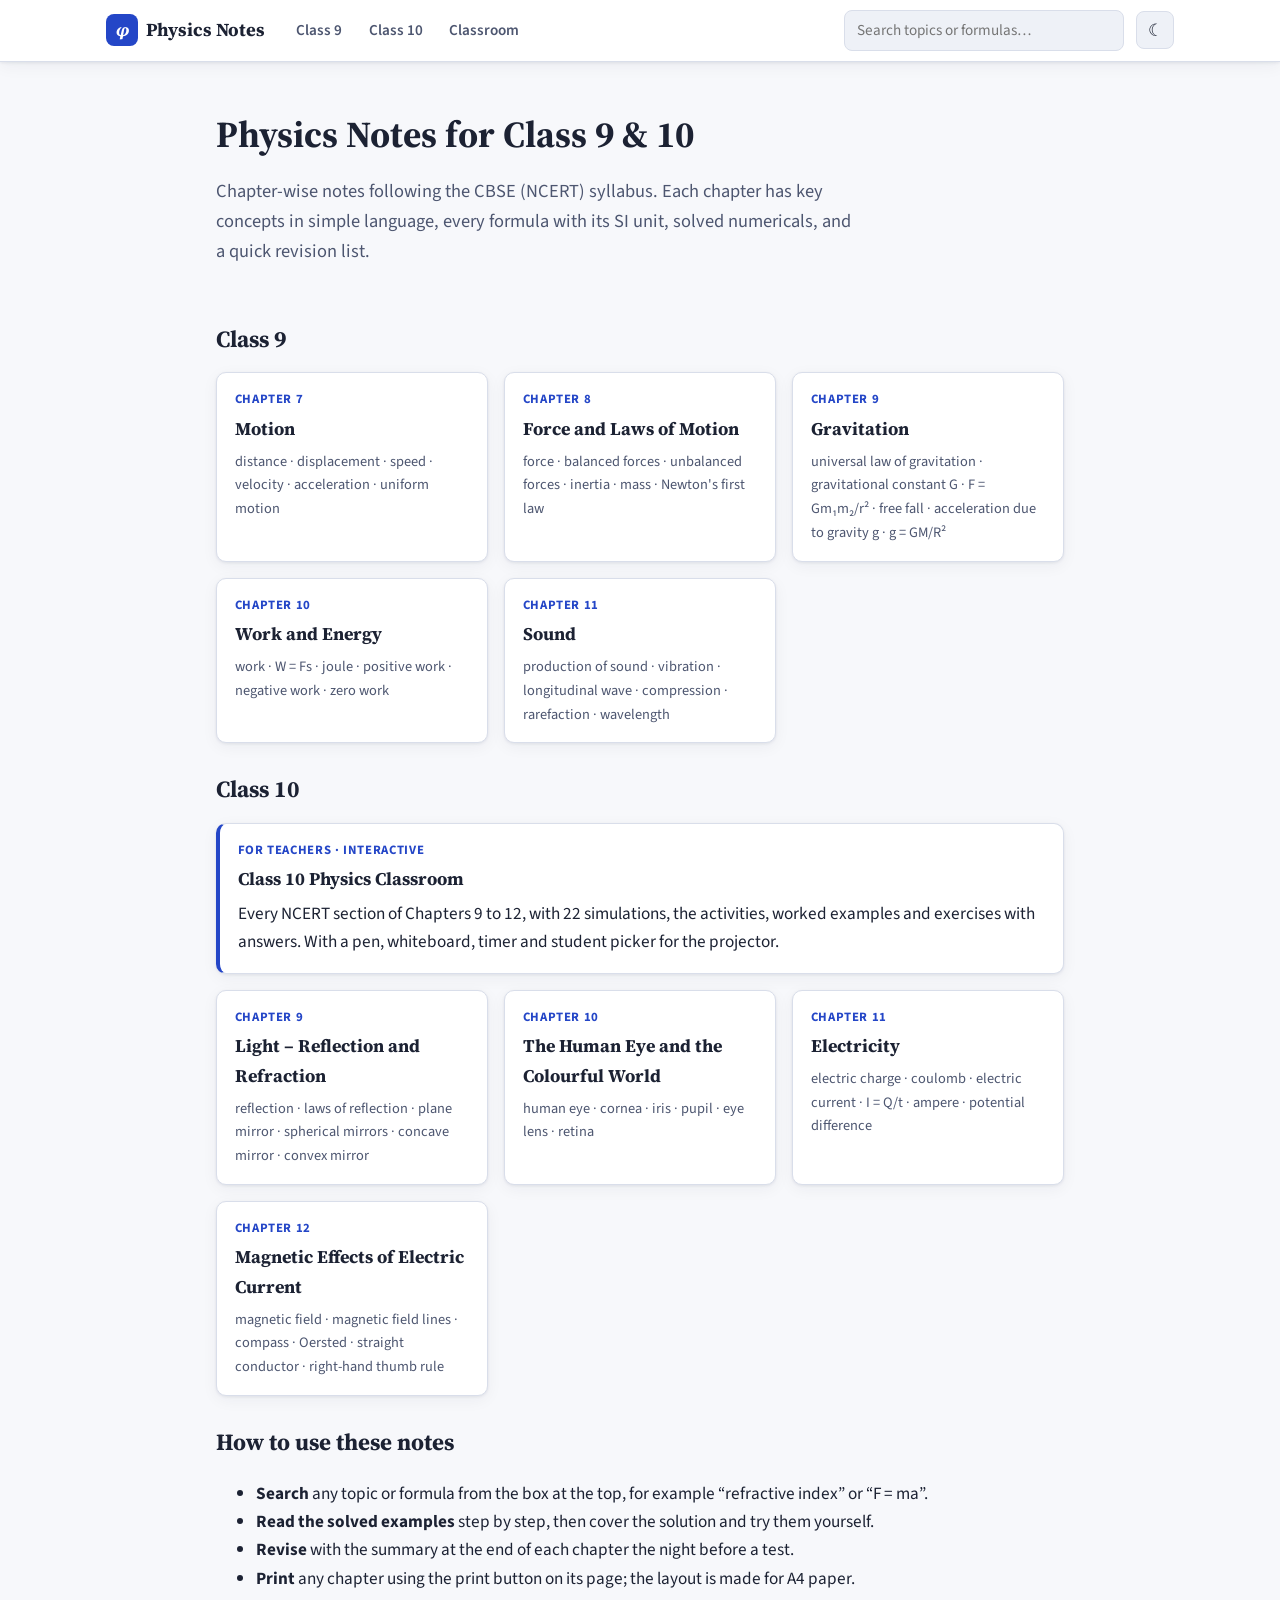
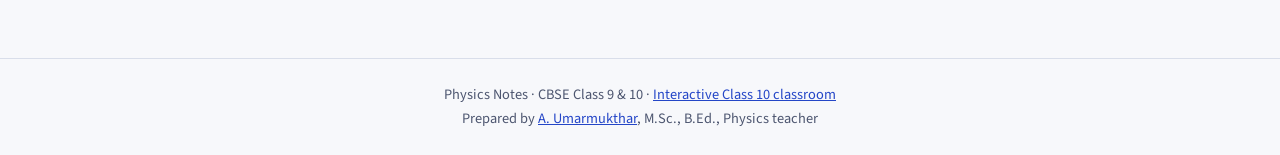
<file: index.html>
<!doctype html>
<html lang="en">
<head>
  <meta charset="utf-8">
  <meta name="viewport" content="width=device-width, initial-scale=1">
  <title>Physics Notes – CBSE Class 9 &amp; 10</title>
  <meta name="description" content="Chapter-wise physics notes for CBSE Class 9 and 10: key concepts, formulas with SI units, solved numericals and quick revision.">
  <script>try{var t=localStorage.getItem("theme");if(t)document.documentElement.setAttribute("data-theme",t);}catch(e){}</script>
  <link rel="preconnect" href="https://fonts.googleapis.com">
  <link rel="preconnect" href="https://fonts.gstatic.com" crossorigin>
  <link href="https://fonts.googleapis.com/css2?family=Source+Sans+3:wght@400;600;700&family=Source+Serif+4:ital,wght@0,600;0,700;1,600&display=swap" rel="stylesheet">
  <link rel="stylesheet" href="css/style.css">
</head>
<body data-root="./">
  <main class="page">
    <section class="hero">
      <h1>Physics Notes for Class 9 &amp; 10</h1>
      <p>Chapter-wise notes following the CBSE (NCERT) syllabus. Each chapter has key concepts in simple language, every formula with its SI unit, solved numericals, and a quick revision list.</p>
    </section>

    <section class="class-section" id="class-9">
      <h2>Class 9</h2>
      <div class="chapter-cards" id="cards-9"></div>
    </section>

    <section class="class-section" id="class-10">
      <h2>Class 10</h2>
      <a class="chapter-card classroom-card" href="class-10/classroom/">
        <div class="c-num">For teachers · Interactive</div>
        <div class="c-title">Class 10 Physics Classroom</div>
        <div>Every NCERT section of Chapters 9 to 12, with 22 simulations, the activities, worked examples and exercises with answers. With a pen, whiteboard, timer and student picker for the projector.</div>
      </a>
      <div class="chapter-cards" id="cards-10"></div>
    </section>

    <section class="class-section">
      <h2>How to use these notes</h2>
      <ul>
        <li><strong>Search</strong> any topic or formula from the box at the top, for example “refractive index” or “F = ma”.</li>
        <li><strong>Read the solved examples</strong> step by step, then cover the solution and try them yourself.</li>
        <li><strong>Revise</strong> with the summary at the end of each chapter the night before a test.</li>
        <li><strong>Print</strong> any chapter using the print button on its page; the layout is made for A4 paper.</li>
      </ul>
    </section>
  </main>
  <script src="js/main.js"></script>
</body>
</html>
</file>
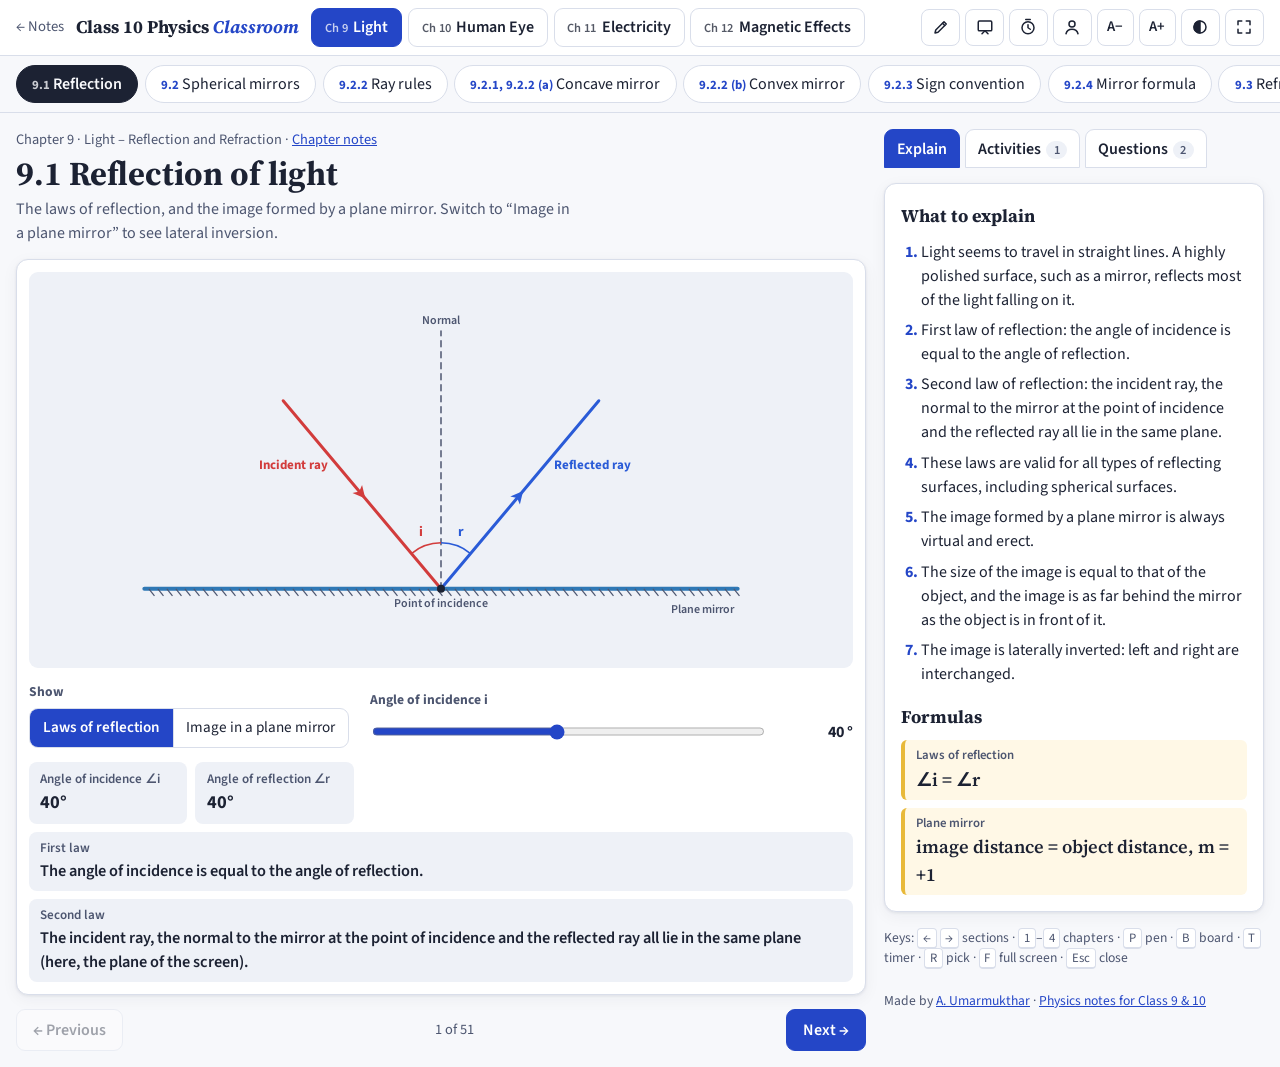
<file: class-10/classroom/index.html>
<!doctype html>
<html lang="en">
<head>
  <meta charset="utf-8">
  <meta name="viewport" content="width=device-width, initial-scale=1">
  <title>Class 10 Physics Classroom</title>
  <meta name="description" content="Interactive NCERT Class 10 physics for teaching: every section of Light, the Human Eye, Electricity and Magnetic Effects of Electric Current, with simulations, NCERT tables, activities, worked examples, in-text questions and exercises with answers.">
  <script>try{var t=localStorage.getItem("theme");if(t)document.documentElement.setAttribute("data-theme",t);var f=localStorage.getItem("cls-fs");if(f)document.documentElement.style.setProperty("--fs",f);}catch(e){}</script>
  <link rel="preconnect" href="https://fonts.googleapis.com">
  <link rel="preconnect" href="https://fonts.gstatic.com" crossorigin>
  <link href="https://fonts.googleapis.com/css2?family=Source+Sans+3:wght@400;600;700&family=Source+Serif+4:ital,wght@0,600;0,700;1,600&display=swap" rel="stylesheet">
  <link rel="stylesheet" href="classroom.css">
</head>
<body>
  <header class="topbar">
    <div class="brand">
      <a class="home" href="../../index.html" title="Back to the notes website">← Notes</a>
      <span class="title">Class 10 Physics <em>Classroom</em></span>
    </div>
    <nav class="chapters" id="chapters" role="tablist" aria-label="Chapters"></nav>
    <div class="tools" role="toolbar" aria-label="Teaching tools">
      <button class="tool" id="tPen" type="button" aria-pressed="false" title="Pen: draw over the page (P)">
        <svg viewBox="0 0 24 24"><path d="M4 20l4-1 11-11-3-3L5 16l-1 4z"/><path d="M14 7l3 3"/></svg><span class="tl">Pen</span></button>
      <button class="tool" id="tBoard" type="button" aria-pressed="false" title="Blank whiteboard (B)">
        <svg viewBox="0 0 24 24"><rect x="3" y="4" width="18" height="13" rx="1.5"/><path d="M8 21l4-4 4 4"/></svg><span class="tl">Board</span></button>
      <button class="tool" id="tTimer" type="button" aria-pressed="false" title="Activity timer (T)">
        <svg viewBox="0 0 24 24"><circle cx="12" cy="13" r="8"/><path d="M12 9v4l3 2M9 2h6"/></svg><span class="tl">Timer</span></button>
      <button class="tool" id="tPick" type="button" aria-pressed="false" title="Pick a student at random (R)">
        <svg viewBox="0 0 24 24"><circle cx="12" cy="8" r="4"/><path d="M4 21c1-4 4-6 8-6s7 2 8 6"/></svg><span class="tl">Pick</span></button>
      <button class="tool" id="tSmaller" type="button" title="Smaller text (−)"><span>A−</span></button>
      <button class="tool" id="tBigger" type="button" title="Bigger text for the projector (+)"><span>A+</span></button>
      <button class="tool" id="tTheme" type="button" title="Light / dark">
        <svg viewBox="0 0 24 24"><circle cx="12" cy="12" r="8"/><path d="M12 4a8 8 0 0 0 0 16z" fill="currentColor"/></svg></button>
      <button class="tool" id="tFull" type="button" title="Full screen (F)">
        <svg viewBox="0 0 24 24"><path d="M4 9V4h5M20 9V4h-5M4 15v5h5M20 15v5h-5"/></svg></button>
    </div>
  </header>

  <nav class="topics" id="topics" aria-label="Sections of this chapter"></nav>

  <main class="layout" id="layout">
    <section class="stage-col" aria-live="polite">
      <div class="stage-head">
        <div class="chap-label"><span id="chapLabel"></span> · <a id="notesLink" class="notes-link" href="#">Chapter notes</a></div>
        <h1 id="topicTitle"></h1>
        <p id="topicLead"></p>
      </div>
      <div class="card stage" id="stage"></div>
      <div class="pager">
        <button class="btn ghost" id="prev" type="button">← Previous</button>
        <span id="pos" class="pos"></span>
        <button class="btn" id="next" type="button">Next →</button>
      </div>
    </section>

    <aside class="side-col" id="side">
      <div class="side-tabs" role="tablist" aria-label="Teaching material" id="sideTabs"></div>
      <div class="card side-body" id="sideBody"></div>
      <p class="kbd-help">Keys: <kbd>←</kbd> <kbd>→</kbd> sections · <kbd>1</kbd>–<kbd>4</kbd> chapters · <kbd>P</kbd> pen · <kbd>B</kbd> board · <kbd>T</kbd> timer · <kbd>R</kbd> pick · <kbd>F</kbd> full screen · <kbd>Esc</kbd> close</p>
      <p class="credit">Made by <a href="https://umarmukthar.in/">A. Umarmukthar</a> · <a href="../../index.html">Physics notes for Class 9 &amp; 10</a></p>
    </aside>
  </main>

  <canvas id="ink" aria-hidden="true"></canvas>
  <div id="inkbar" class="floating card" role="toolbar" aria-label="Pen options">
    <div class="swatches" id="swatches"></div>
    <div class="seg" id="penSize">
      <button type="button" data-s="3" aria-pressed="false">Thin</button>
      <button type="button" data-s="6" aria-pressed="true">Thick</button>
    </div>
    <button class="chip" id="inkErase" type="button" aria-pressed="false">Eraser</button>
    <button class="chip" id="inkBoard" type="button" aria-pressed="false">Board</button>
    <button class="chip" id="inkClear" type="button">Clear</button>
    <button class="btn" id="inkDone" type="button">Done</button>
  </div>

  <div class="panel card" id="timerPanel" role="dialog" aria-label="Timer">
    <div class="panel-head"><strong>Activity timer</strong><button class="chip small" type="button" data-close>Close</button></div>
    <div class="big-num" id="timerDisplay">2:00</div>
    <div class="row-btns" id="timerPresets"></div>
    <div class="row-btns">
      <button class="btn" id="timerGo" type="button">Start</button>
      <button class="btn ghost" id="timerReset" type="button">Reset</button>
    </div>
  </div>

  <div class="panel card" id="pickPanel" role="dialog" aria-label="Pick a student">
    <div class="panel-head"><strong>Pick a student</strong><button class="chip small" type="button" data-close>Close</button></div>
    <label class="pick-size">Roll numbers 1 to <input type="number" id="pickN" min="2" max="200" value="40"></label>
    <div class="big-num" id="pickDisplay">?</div>
    <p class="pick-note" id="pickNote">Nobody picked yet.</p>
    <div class="row-btns">
      <button class="btn" id="pickGo" type="button">Pick</button>
      <button class="btn ghost" id="pickReset" type="button">Start over</button>
    </div>
  </div>

  <script src="js/core.js"></script>
  <script src="js/light.js"></script>
  <script src="js/eye.js"></script>
  <script src="js/electricity.js"></script>
  <script src="js/magnetism.js"></script>
  <script src="js/content-9.js"></script>
  <script src="js/content-10.js"></script>
  <script src="js/content-11.js"></script>
  <script src="js/content-12.js"></script>
  <script src="js/app.js"></script>
</body>
</html>
</file>
<file: css/style.css>
/* ============================================================
   Physics Notes — shared stylesheet
   ============================================================ */

:root {
  --bg: #f7f8fb;
  --surface: #ffffff;
  --surface-2: #eef1f7;
  --text: #1c2233;
  --text-soft: #4d5670;
  --border: #d9deea;
  --accent: #2446c7;
  --accent-soft: #e5eafc;
  --accent-text: #ffffff;
  --formula-bg: #fff8e6;
  --formula-border: #e8b93a;
  --example-bg: #edf8f1;
  --example-border: #2f9e5b;
  --note-bg: #fdeeee;
  --note-border: #d0453f;
  --shadow: 0 1px 3px rgba(20, 30, 60, 0.08), 0 4px 16px rgba(20, 30, 60, 0.05);
  --radius: 10px;
  --maxw: 880px;
  --font-body: "Source Sans 3", system-ui, -apple-system, "Segoe UI", sans-serif;
  --font-head: "Source Serif 4", Georgia, "Times New Roman", serif;
}

:root[data-theme="dark"] {
  --bg: #11141c;
  --surface: #181c27;
  --surface-2: #202534;
  --text: #e6e9f2;
  --text-soft: #a7afc4;
  --border: #2d3446;
  --accent: #7c96ff;
  --accent-soft: #232c4d;
  --accent-text: #0e1220;
  --formula-bg: #2a2413;
  --formula-border: #b8912c;
  --example-bg: #15271d;
  --example-border: #3fae6b;
  --note-bg: #2c1a1a;
  --note-border: #d9605a;
  --shadow: 0 1px 3px rgba(0, 0, 0, 0.4);
}

@media (prefers-color-scheme: dark) {
  :root:not([data-theme="light"]) {
    --bg: #11141c;
    --surface: #181c27;
    --surface-2: #202534;
    --text: #e6e9f2;
    --text-soft: #a7afc4;
    --border: #2d3446;
    --accent: #7c96ff;
    --accent-soft: #232c4d;
    --accent-text: #0e1220;
    --formula-bg: #2a2413;
    --formula-border: #b8912c;
    --example-bg: #15271d;
    --example-border: #3fae6b;
    --note-bg: #2c1a1a;
    --note-border: #d9605a;
    --shadow: 0 1px 3px rgba(0, 0, 0, 0.4);
  }
}

* { box-sizing: border-box; }

html { scroll-behavior: smooth; }

body {
  margin: 0;
  background: var(--bg);
  color: var(--text);
  font-family: var(--font-body);
  font-size: 1.075rem;
  line-height: 1.65;
  -webkit-text-size-adjust: 100%;
}

a { color: var(--accent); }
a:hover { text-decoration-thickness: 2px; }

h1, h2, h3, h4 {
  font-family: var(--font-head);
  line-height: 1.25;
  color: var(--text);
}
h1 { font-size: clamp(1.7rem, 4vw, 2.3rem); margin: 0 0 0.4rem; }
h2 {
  font-size: 1.45rem;
  margin: 2.4rem 0 0.8rem;
  padding-bottom: 0.35rem;
  border-bottom: 2px solid var(--border);
  scroll-margin-top: 80px;
}
h3 { font-size: 1.15rem; margin: 1.6rem 0 0.5rem; scroll-margin-top: 80px; }

/* ---------- Header ---------- */
.site-header {
  position: sticky;
  top: 0;
  z-index: 50;
  background: var(--surface);
  border-bottom: 1px solid var(--border);
  box-shadow: var(--shadow);
}
.header-inner {
  max-width: 1100px;
  margin: 0 auto;
  padding: 0.6rem 16px;
  display: flex;
  align-items: center;
  gap: 0.75rem;
}
.brand {
  display: flex;
  align-items: center;
  gap: 0.5rem;
  font-family: var(--font-head);
  font-weight: 700;
  font-size: 1.15rem;
  color: var(--text);
  text-decoration: none;
  white-space: nowrap;
}
.brand-mark {
  width: 32px; height: 32px;
  border-radius: 8px;
  background: var(--accent);
  color: var(--accent-text);
  display: grid; place-items: center;
  font-family: var(--font-head);
  font-style: italic;
  font-size: 1.1rem;
}
.header-nav { display: flex; gap: 0.25rem; margin-left: 0.5rem; }
.header-nav a {
  color: var(--text-soft);
  text-decoration: none;
  padding: 0.35rem 0.7rem;
  border-radius: 6px;
  font-weight: 600;
  font-size: 0.95rem;
}
.header-nav a:hover, .header-nav a.active { background: var(--accent-soft); color: var(--accent); }

.search-wrap { position: relative; margin-left: auto; flex: 0 1 280px; }
.search-wrap input {
  width: 100%;
  padding: 0.45rem 0.75rem;
  border: 1px solid var(--border);
  border-radius: 8px;
  background: var(--surface-2);
  color: var(--text);
  font: inherit;
  font-size: 0.95rem;
}
.search-wrap input:focus { outline: 2px solid var(--accent); outline-offset: 1px; }
.search-results {
  position: absolute;
  top: calc(100% + 6px);
  right: 0;
  width: min(380px, calc(100vw - 32px));
  max-height: 60vh;
  overflow-y: auto;
  background: var(--surface);
  border: 1px solid var(--border);
  border-radius: var(--radius);
  box-shadow: 0 8px 30px rgba(0, 0, 0, 0.18);
  display: none;
}
.search-results.open { display: block; }
.search-results a {
  display: block;
  padding: 0.6rem 0.8rem;
  text-decoration: none;
  color: var(--text);
  border-bottom: 1px solid var(--border);
}
.search-results a:last-child { border-bottom: none; }
.search-results a:hover, .search-results a.focused { background: var(--accent-soft); }
.search-results .r-title { font-weight: 600; display: block; }
.search-results .r-meta { font-size: 0.85rem; color: var(--text-soft); }
.search-results .empty { padding: 0.8rem; color: var(--text-soft); }

.icon-btn {
  border: 1px solid var(--border);
  background: var(--surface-2);
  color: var(--text);
  border-radius: 8px;
  width: 38px; height: 38px;
  display: grid; place-items: center;
  cursor: pointer;
  font-size: 1.05rem;
  flex-shrink: 0;
}
.icon-btn:hover { border-color: var(--accent); }

/* ---------- Layout ---------- */
.page {
  max-width: var(--maxw);
  margin: 0 auto;
  padding: 1.6rem 16px 3rem;
}
.breadcrumb { font-size: 0.92rem; color: var(--text-soft); margin-bottom: 0.6rem; }
.breadcrumb a { color: var(--text-soft); }
.chapter-lead { color: var(--text-soft); font-size: 1.1rem; margin: 0 0 1.2rem; }

.toc {
  background: var(--surface);
  border: 1px solid var(--border);
  border-radius: var(--radius);
  padding: 1rem 1.2rem;
  margin: 1.2rem 0 1.5rem;
}
.toc strong { display: block; margin-bottom: 0.4rem; font-family: var(--font-head); }
.toc ol { margin: 0; padding-left: 1.3rem; columns: 2; column-gap: 2rem; }
.toc li { break-inside: avoid; margin: 0.15rem 0; }

/* ---------- Content boxes ---------- */
.box {
  border-radius: var(--radius);
  padding: 0.9rem 1.1rem;
  margin: 1rem 0;
  border-left: 5px solid;
  background: var(--surface);
  box-shadow: var(--shadow);
}
.box > :first-child { margin-top: 0; }
.box > :last-child { margin-bottom: 0; }
.box-title {
  display: block;
  font-weight: 700;
  font-size: 0.85rem;
  letter-spacing: 0.06em;
  text-transform: uppercase;
  margin-bottom: 0.35rem;
}
.definition { border-color: var(--accent); }
.definition .box-title { color: var(--accent); }
.note { border-color: var(--note-border); background: var(--note-bg); }
.note .box-title { color: var(--note-border); }

.formula-grid {
  display: grid;
  grid-template-columns: repeat(auto-fit, minmax(240px, 1fr));
  gap: 0.8rem;
  margin: 1rem 0;
}
.formula {
  background: var(--formula-bg);
  border: 1px solid var(--formula-border);
  border-radius: var(--radius);
  padding: 0.75rem 1rem;
}
.formula .f-name { font-weight: 700; font-size: 0.95rem; }
.formula .f-eq { font-size: 1.1rem; margin: 0.35rem 0; overflow-x: auto; overflow-y: hidden; }
.formula .f-units { font-size: 0.88rem; color: var(--text-soft); }

.example {
  background: var(--example-bg);
  border-left: 5px solid var(--example-border);
  border-radius: var(--radius);
  padding: 0.9rem 1.1rem;
  margin: 1rem 0;
}
.example .ex-q { font-weight: 600; margin: 0 0 0.5rem; }
.example .ex-q::before {
  content: attr(data-label);
  display: inline-block;
  background: var(--example-border);
  color: #fff;
  font-size: 0.78rem;
  font-weight: 700;
  padding: 0.1rem 0.5rem;
  border-radius: 4px;
  margin-right: 0.5rem;
  vertical-align: 0.1em;
}
.example .ex-sol { margin: 0; }
.example .ex-sol p { margin: 0.3rem 0; }
.example .ex-ans { font-weight: 700; margin-top: 0.4rem; }

table {
  width: 100%;
  border-collapse: collapse;
  margin: 1rem 0;
  background: var(--surface);
  font-size: 0.97rem;
}
.table-wrap { overflow-x: auto; }
th, td { border: 1px solid var(--border); padding: 0.5rem 0.7rem; text-align: left; vertical-align: top; }
th { background: var(--surface-2); font-weight: 700; }

.revision {
  background: var(--surface);
  border: 2px dashed var(--accent);
  border-radius: var(--radius);
  padding: 1rem 1.3rem;
  margin-top: 1rem;
}
.revision ul { margin: 0; padding-left: 1.2rem; }
.revision li { margin: 0.3rem 0; }

figure.diagram { margin: 1.2rem 0; text-align: center; }
figure.diagram svg { width: 100%; max-width: 440px; height: auto; }
figure.diagram figcaption { font-size: 0.9rem; color: var(--text-soft); margin-top: 0.3rem; }

mjx-container[display="true"] { overflow-x: auto; overflow-y: hidden; }

/* ---------- Prev / next ---------- */
.pager {
  display: flex;
  justify-content: space-between;
  gap: 1rem;
  margin-top: 3rem;
  padding-top: 1.2rem;
  border-top: 1px solid var(--border);
}
.pager a {
  flex: 1;
  max-width: 48%;
  background: var(--surface);
  border: 1px solid var(--border);
  border-radius: var(--radius);
  padding: 0.7rem 1rem;
  text-decoration: none;
  color: var(--text);
}
.pager a:hover { border-color: var(--accent); }
.pager .p-label { display: block; font-size: 0.8rem; color: var(--text-soft); text-transform: uppercase; letter-spacing: 0.05em; }
.pager .p-title { font-weight: 600; }
.pager .next { text-align: right; margin-left: auto; }

.print-btn {
  border: 1px solid var(--border);
  background: var(--surface);
  color: var(--text);
  border-radius: 8px;
  padding: 0.4rem 0.9rem;
  font: inherit;
  font-size: 0.92rem;
  cursor: pointer;
}
.print-btn:hover { border-color: var(--accent); }

/* ---------- Home page ---------- */
.hero { padding: 1.5rem 0 0.5rem; }
.hero p { color: var(--text-soft); font-size: 1.15rem; max-width: 640px; }
.class-section h2 { border: none; margin-top: 2rem; }
.chapter-cards {
  display: grid;
  grid-template-columns: repeat(auto-fill, minmax(250px, 1fr));
  gap: 1rem;
}
.chapter-card {
  background: var(--surface);
  border: 1px solid var(--border);
  border-radius: var(--radius);
  padding: 1rem 1.1rem;
  text-decoration: none;
  color: var(--text);
  box-shadow: var(--shadow);
  transition: transform 0.12s ease, border-color 0.12s ease;
  display: flex;
  flex-direction: column;
}
.chapter-card:hover { transform: translateY(-2px); border-color: var(--accent); }
.chapter-card .c-num { font-size: 0.8rem; color: var(--accent); font-weight: 700; letter-spacing: 0.05em; text-transform: uppercase; }
.chapter-card .c-title { font-family: var(--font-head); font-weight: 700; font-size: 1.12rem; margin: 0.2rem 0 0.4rem; }
.chapter-card .c-topics { font-size: 0.9rem; color: var(--text-soft); margin: 0; }

.site-footer a { color: var(--accent); }
.classroom-link { display: block; margin: 0.6rem 0 1.2rem; padding: 0.7rem 1rem; border: 1px solid var(--border);
  border-left: 4px solid var(--accent); border-radius: 8px; background: var(--surface); color: var(--text); text-decoration: none; }
.classroom-link strong { color: var(--accent); }
.classroom-link span { color: var(--text-soft); font-size: 0.92rem; }
.classroom-link:hover { border-color: var(--accent); }
.site-footer {
  border-top: 1px solid var(--border);
  padding: 1.5rem 16px;
  text-align: center;
  font-size: 0.9rem;
  color: var(--text-soft);
}

/* ---------- Small screens ---------- */
@media (max-width: 700px) {
  .header-inner { flex-wrap: wrap; }
  .header-nav { order: 3; margin-left: 0; width: 100%; }
  .search-wrap { flex: 1 1 auto; }
  .brand-text { display: none; }
  .toc ol { columns: 1; }
  .pager { flex-direction: column; }
  .pager a { max-width: 100%; }
}

/* ---------- Print ---------- */
@media print {
  :root, :root[data-theme="dark"] {
    --bg: #fff; --surface: #fff; --surface-2: #f2f2f2; --text: #000; --text-soft: #333;
    --border: #999; --accent: #000; --formula-bg: #fff; --example-bg: #fff; --note-bg: #fff;
    --shadow: none;
  }
  body { font-size: 11.5pt; }
  .site-header, .pager, .site-footer, .print-btn, .toc, .no-print { display: none !important; }
  .page { max-width: none; padding: 0; }
  .box, .example, .formula, .revision { break-inside: avoid; box-shadow: none; }
  h2 { break-after: avoid; }
  a { color: #000; text-decoration: none; }
}

/* Link card to the interactive classroom on the home page */
.classroom-card { display: block; margin: 0 0 1rem; border-left: 4px solid var(--accent); }
</file>
<file: class-10/classroom/classroom.css>
/* ============================================================
   Class 10 Physics Classroom — styles
   Colour tokens match the notes site (css/style.css).
   ============================================================ */

:root {
  --bg: #f7f8fb;
  --surface: #ffffff;
  --surface-2: #eef1f7;
  --text: #1c2233;
  --text-soft: #4d5670;
  --border: #d9deea;
  --accent: #2446c7;
  --accent-soft: #e5eafc;
  --accent-text: #ffffff;
  --formula-bg: #fff8e6;
  --formula-border: #e8b93a;
  --ray1: #d23c3c;
  --ray2: #13824a;
  --ray3: #2a5bd7;
  --ray4: #8e44ad;
  --beam: #c98200;
  --object: #1c2233;
  --image: #c0501a;
  --glass-edge: #2f78b5;
  --live: #d23c3c;
  --neutral: #2b2f3a;
  --earth: #13824a;
  --ok: #13824a;
  --warn: #c0392b;
  --board: #1f3b2c;
  --shadow: 0 1px 3px rgba(20, 30, 60, 0.08), 0 4px 16px rgba(20, 30, 60, 0.05);
  --radius: 12px;
  --fs: 1;
  --font-body: "Source Sans 3", system-ui, -apple-system, "Segoe UI", sans-serif;
  --font-head: "Source Serif 4", Georgia, "Times New Roman", serif;
}

:root[data-theme="dark"] {
  --bg: #11141c;
  --surface: #181c27;
  --surface-2: #202534;
  --text: #e6e9f2;
  --text-soft: #a7afc4;
  --border: #2d3446;
  --accent: #7c96ff;
  --accent-soft: #232c4d;
  --accent-text: #0e1220;
  --formula-bg: #2a2413;
  --formula-border: #b8912c;
  --ray1: #ff6b6b;
  --ray2: #4ccf86;
  --ray3: #7aa3ff;
  --ray4: #c792ea;
  --beam: #ffc24a;
  --object: #e6e9f2;
  --image: #ff9a5c;
  --glass-edge: #79b8ef;
  --live: #ff6b6b;
  --neutral: #c9cfdc;
  --earth: #4ccf86;
  --ok: #4ccf86;
  --warn: #ff7a6b;
  --board: #14261c;
  --shadow: 0 1px 3px rgba(0, 0, 0, 0.4);
}

@media (prefers-color-scheme: dark) {
  :root:not([data-theme="light"]) {
    --bg: #11141c;
    --surface: #181c27;
    --surface-2: #202534;
    --text: #e6e9f2;
    --text-soft: #a7afc4;
    --border: #2d3446;
    --accent: #7c96ff;
    --accent-soft: #232c4d;
    --accent-text: #0e1220;
    --formula-bg: #2a2413;
    --formula-border: #b8912c;
    --ray1: #ff6b6b;
    --ray2: #4ccf86;
    --ray3: #7aa3ff;
  --ray4: #c792ea;
    --beam: #ffc24a;
    --object: #e6e9f2;
    --image: #ff9a5c;
    --glass-edge: #79b8ef;
    --live: #ff6b6b;
    --neutral: #c9cfdc;
    --earth: #4ccf86;
    --ok: #4ccf86;
    --warn: #ff7a6b;
    --board: #14261c;
    --shadow: 0 1px 3px rgba(0, 0, 0, 0.4);
  }
}

* { box-sizing: border-box; }

html { font-size: calc(16px * var(--fs)); }

body {
  margin: 0;
  background: var(--bg);
  color: var(--text);
  font-family: var(--font-body);
  line-height: 1.5;
  -webkit-text-size-adjust: 100%;
}

a { color: var(--accent); }

:focus-visible { outline: 3px solid var(--accent); outline-offset: 2px; }

/* ---------- Top bar ---------- */
.topbar {
  position: sticky;
  top: 0;
  z-index: 42; /* above the pen layer so tools stay usable while drawing */
  display: flex;
  align-items: center;
  gap: 0.75rem;
  flex-wrap: wrap;
  padding: 0.5rem 1rem;
  background: var(--surface);
  border-bottom: 1px solid var(--border);
}
.brand { display: flex; align-items: center; gap: 0.75rem; min-width: 0; }
.brand .home { color: var(--text-soft); text-decoration: none; font-size: 0.92rem; white-space: nowrap; }
.brand .home:hover { color: var(--accent); }
.brand .title { font-family: var(--font-head); font-weight: 700; font-size: 1.12rem; white-space: nowrap; }
.brand .title em { font-style: italic; color: var(--accent); }

.chapters {
  display: flex;
  gap: 0.35rem;
  flex: 1 1 auto;
  overflow-x: auto;
  scrollbar-width: none;
}
.chapters::-webkit-scrollbar { display: none; }
.chapters button {
  white-space: nowrap;
  border: 1px solid var(--border);
  background: var(--surface);
  color: var(--text);
  border-radius: 9px;
  padding: 0.4rem 0.8rem;
  font: inherit;
  font-weight: 600;
  cursor: pointer;
}
.chapters button:hover { border-color: var(--accent); }
.chapters button[aria-selected="true"] { background: var(--accent); color: var(--accent-text); border-color: var(--accent); }
.chap-num { font-size: 0.78em; opacity: 0.75; margin-right: 0.35rem; font-weight: 600; }

.tools { display: flex; gap: 0.3rem; margin-left: auto; }
.tool {
  display: inline-flex;
  align-items: center;
  gap: 0.35rem;
  height: 2.3rem;
  padding: 0 0.6rem;
  border: 1px solid var(--border);
  border-radius: 8px;
  background: var(--surface);
  color: var(--text);
  font: inherit;
  font-size: 0.92rem;
  font-weight: 600;
  cursor: pointer;
}
.tool:hover { border-color: var(--accent); }
.tool svg { width: 18px; height: 18px; fill: none; stroke: currentColor; stroke-width: 2; stroke-linecap: round; stroke-linejoin: round; }
.tool[aria-pressed="true"] { background: var(--accent-soft); border-color: var(--accent); color: var(--accent); }

@media (max-width: 1500px) { .tool .tl { display: none; } }
@media (max-width: 900px) {
  .chapters { order: 3; flex-basis: 100%; }
}
@media (max-width: 560px) {
  .topbar { position: relative; padding: 0.45rem 0.6rem; gap: 0.5rem; }
  .brand .title em { display: none; }
  .tools { gap: 0.2rem; }
  .tool { padding: 0 0.45rem; height: 2.2rem; }
  #tSmaller, #tBigger { display: none; }
}

.topics {
  display: flex;
  gap: 0.4rem;
  padding: 0.6rem 1rem;
  overflow-x: auto;
  scrollbar-width: thin;
  border-bottom: 1px solid var(--border);
}
.topics button {
  white-space: nowrap;
  border: 1px solid var(--border);
  background: var(--surface);
  color: var(--text);
  border-radius: 999px;
  padding: 0.35rem 0.95rem;
  font: inherit;
  cursor: pointer;
}
.topics button:hover { border-color: var(--accent); }
.topics button[aria-current="true"] { background: var(--text); color: var(--bg); border-color: var(--text); font-weight: 600; }

/* ---------- Layout ---------- */
.layout {
  display: grid;
  grid-template-columns: minmax(0, 1fr) minmax(300px, 380px);
  gap: 1.1rem;
  padding: 1rem;
  max-width: 1560px;
  margin: 0 auto;
}
@media (max-width: 1000px) { .layout { grid-template-columns: minmax(0, 1fr); } }
@media (max-width: 560px) { .layout { padding: 0.6rem; gap: 0.8rem; } }

.stage-head .chap-label { font-size: 0.9rem; color: var(--text-soft); }
.stage-head h1 { font-family: var(--font-head); font-size: clamp(1.45rem, 3vw, 2.1rem); margin: 0.15rem 0 0.25rem; line-height: 1.2; }
.stage-head p { margin: 0 0 0.85rem; color: var(--text-soft); max-width: 70ch; }

.card {
  background: var(--surface);
  border: 1px solid var(--border);
  border-radius: var(--radius);
  box-shadow: var(--shadow);
  padding: 1rem;
}
.stage { padding: 0.75rem; }
@media (max-width: 560px) { .card { padding: 0.75rem; } .stage { padding: 0.5rem; } }

.canvas-wrap { width: 100%; border-radius: 9px; overflow: hidden; background: var(--surface-2); }
.canvas-wrap canvas { display: block; width: 100%; }
.canvas-wrap.touch canvas { touch-action: none; cursor: grab; }

.twin { display: grid; grid-template-columns: minmax(0, 1.35fr) minmax(0, 1fr); gap: 0.75rem; }
@media (max-width: 760px) { .twin { grid-template-columns: minmax(0, 1fr); } }

/* ---------- Controls ---------- */
.controls { display: flex; flex-wrap: wrap; gap: 0.8rem 1.3rem; margin-top: 0.9rem; align-items: flex-end; }
.ctl { display: flex; flex-direction: column; gap: 0.3rem; min-width: 0; }
.ctl.disabled { opacity: 0.45; pointer-events: none; }
.ctl-label, .presets-label {
  font-size: 0.85rem;
  font-weight: 700;
  color: var(--text-soft);
}
.slider { flex: 1 1 230px; }
.slider .row { display: flex; align-items: center; gap: 0.6rem; }
.slider input[type="range"] { flex: 1; min-width: 0; accent-color: var(--accent); height: 1.8rem; }
.slider output { min-width: 4.8rem; text-align: right; font-weight: 700; font-variant-numeric: tabular-nums; }

.seg { display: inline-flex; flex-wrap: wrap; border: 1px solid var(--border); border-radius: 9px; overflow: hidden; background: var(--surface); }
.seg button {
  border: 0;
  border-right: 1px solid var(--border);
  background: transparent;
  color: var(--text);
  padding: 0.45rem 0.8rem;
  min-height: 2.4rem;
  font: inherit;
  font-size: 0.95rem;
  cursor: pointer;
}
.seg button:last-child { border-right: 0; }
.seg button:hover { background: var(--surface-2); }
.seg button[aria-pressed="true"] { background: var(--accent); color: var(--accent-text); font-weight: 600; }

select, input[type="number"] {
  font: inherit;
  color: var(--text);
  background: var(--surface);
  border: 1px solid var(--border);
  border-radius: 8px;
  padding: 0.4rem 0.5rem;
  min-height: 2.4rem;
}
input[type="number"] { width: 5rem; min-height: 2.1rem; padding: 0.25rem 0.4rem; }

.presets { display: flex; flex-wrap: wrap; gap: 0.4rem; align-items: center; margin-top: 0.8rem; }
.presets-label { margin-right: 0.2rem; }

.chip {
  border: 1px solid var(--border);
  background: var(--surface-2);
  color: var(--text);
  border-radius: 999px;
  padding: 0.35rem 0.85rem;
  font: inherit;
  font-size: 0.92rem;
  cursor: pointer;
  white-space: nowrap;
}
.chip:hover { border-color: var(--accent); }
.chip[aria-pressed="true"] { background: var(--accent-soft); border-color: var(--accent); color: var(--accent); font-weight: 600; }
.chip:disabled { opacity: 0.4; cursor: default; border-color: var(--border); }
.chip.small { padding: 0.2rem 0.65rem; font-size: 0.82rem; font-family: var(--font-body); font-weight: 600; }

.btn {
  border: 1px solid var(--accent);
  background: var(--accent);
  color: var(--accent-text);
  border-radius: 9px;
  padding: 0.5rem 1rem;
  font: inherit;
  font-weight: 600;
  cursor: pointer;
}
.btn.ghost { background: var(--surface); color: var(--text); border-color: var(--border); }
.btn:hover { filter: brightness(1.08); }
.btn:disabled { opacity: 0.4; cursor: default; }

.readouts { display: grid; grid-template-columns: repeat(auto-fill, minmax(150px, 1fr)); gap: 0.5rem; margin-top: 0.9rem; }
.ro { background: var(--surface-2); border-radius: 8px; padding: 0.45rem 0.7rem; display: flex; flex-direction: column; min-width: 0; }
.ro.wide { grid-column: 1 / -1; }
.ro-k { font-size: 0.82rem; color: var(--text-soft); font-weight: 600; }
.ro-v { font-size: 1.15rem; font-weight: 700; font-variant-numeric: tabular-nums; overflow-wrap: anywhere; }
.ro.wide .ro-v { font-size: 1.02rem; font-weight: 600; }
.ro.good { background: color-mix(in srgb, var(--ok) 15%, var(--surface)); }
.ro.bad { background: color-mix(in srgb, var(--warn) 15%, var(--surface)); }

.pager { display: flex; justify-content: space-between; align-items: center; gap: 0.5rem; margin-top: 0.9rem; }
.pos { color: var(--text-soft); font-size: 0.9rem; }

/* ---------- Side column ---------- */
.side-col { display: flex; flex-direction: column; gap: 1rem; min-width: 0; }
.side-col h2 {
  font-family: var(--font-head);
  font-size: 1.12rem;
  margin: 0 0 0.6rem;
  display: flex;
  justify-content: space-between;
  align-items: center;
  gap: 0.5rem;
}
.points { margin: 0; padding-left: 1.25rem; }
.points li { margin: 0.4rem 0; }
.points li::marker { color: var(--accent); font-weight: 700; }

.formulas { display: grid; gap: 0.5rem; }
.formula { background: var(--formula-bg); border-left: 4px solid var(--formula-border); border-radius: 6px; padding: 0.4rem 0.7rem; }
.formula .f-n { font-size: 0.8rem; color: var(--text-soft); font-weight: 600; }
.formula .f-e { font-family: var(--font-head); font-size: 1.15rem; font-weight: 600; }

.q { border: 1px solid var(--border); border-radius: 9px; padding: 0.6rem 0.75rem; margin: 0.5rem 0; }
.q p { margin: 0; }
.q .ans { display: none; margin-top: 0.5rem; padding-top: 0.5rem; border-top: 1px dashed var(--border); }
.q.open .ans { display: block; }
.q .chip { margin-top: 0.45rem; }

.kbd-help { font-size: 0.85rem; color: var(--text-soft); margin: 0; }
kbd {
  font-family: var(--font-body);
  font-size: 0.8rem;
  border: 1px solid var(--border);
  border-bottom-width: 2px;
  border-radius: 4px;
  padding: 0 0.3rem;
  background: var(--surface);
}
@media (hover: none) { .kbd-help { display: none; } }

/* ---------- Energy table ---------- */
.bill-wrap { overflow-x: auto; }
table.bill { width: 100%; border-collapse: collapse; font-size: 0.95rem; min-width: 560px; }
table.bill th, table.bill td { padding: 0.45rem 0.4rem; border-bottom: 1px solid var(--border); text-align: left; vertical-align: middle; }
table.bill th { font-size: 0.85rem; color: var(--text-soft); }
table.bill .num { text-align: right; font-variant-numeric: tabular-nums; }
.stepper { display: inline-flex; align-items: center; gap: 0.3rem; }
.stepper button {
  width: 1.9rem;
  height: 1.9rem;
  border: 1px solid var(--border);
  border-radius: 6px;
  background: var(--surface-2);
  color: var(--text);
  font: inherit;
  font-weight: 700;
  cursor: pointer;
}
.stepper span { min-width: 1.4rem; text-align: center; font-weight: 700; font-variant-numeric: tabular-nums; }
.bar-cell { width: 22%; }
.bar { height: 0.55rem; border-radius: 4px; background: var(--accent); min-width: 2px; }
.calc { display: flex; flex-wrap: wrap; gap: 0.8rem 1.2rem; align-items: flex-end; margin-top: 0.9rem; }
.calc h3 { flex-basis: 100%; margin: 0.4rem 0 0; font-family: var(--font-head); font-size: 1.05rem; }
.app-steppers { display: flex; flex-wrap: wrap; gap: 0.5rem; margin-top: 0.8rem; }
.app-steppers .stepper { background: var(--surface-2); border-radius: 9px; padding: 0.25rem 0.4rem; }
.app-steppers .stepper b { font-weight: 600; margin-right: 0.15rem; }

/* ---------- Pen overlay ---------- */
#ink { position: fixed; inset: 0; width: 100vw; height: 100vh; z-index: 40; pointer-events: none; touch-action: none; }
#ink.active { pointer-events: auto; cursor: crosshair; }
#ink.board { background: var(--board); }

.floating { position: fixed; z-index: 45; }
#inkbar {
  left: 50%;
  bottom: 1rem;
  transform: translateX(-50%);
  display: none;
  align-items: center;
  gap: 0.5rem;
  flex-wrap: wrap;
  justify-content: center;
  padding: 0.55rem 0.7rem;
  width: max-content;
  max-width: calc(100vw - 1rem);
}
#inkbar.show { display: flex; }
.swatches { display: flex; gap: 0.35rem; }
.swatch { width: 1.9rem; height: 1.9rem; border-radius: 50%; border: 2px solid var(--border); cursor: pointer; padding: 0; }
.swatch[aria-pressed="true"] { outline: 3px solid var(--accent); outline-offset: 2px; }

/* ---------- Panels ---------- */
.panel { position: fixed; right: 1rem; bottom: 1rem; z-index: 46; width: min(330px, calc(100vw - 2rem)); display: none; }
.panel.show { display: block; }
#pickPanel.show ~ #timerPanel.show, #timerPanel.show ~ #pickPanel.show { bottom: auto; top: 5rem; }
.panel-head { display: flex; justify-content: space-between; align-items: center; margin-bottom: 0.3rem; }
.big-num { font-size: clamp(3.2rem, 11vw, 5rem); font-weight: 700; text-align: center; font-variant-numeric: tabular-nums; line-height: 1.1; padding: 0.4rem 0; border-radius: 10px; }
.big-num.done { animation: flash 0.6s ease 4; }
@keyframes flash { 50% { background: var(--warn); color: #fff; } }
.row-btns { display: flex; flex-wrap: wrap; gap: 0.4rem; justify-content: center; margin-top: 0.6rem; }
.pick-size { display: flex; align-items: center; gap: 0.5rem; font-size: 0.95rem; }
.pick-note { text-align: center; margin: 0; color: var(--text-soft); font-size: 0.9rem; }

@media print {
  .topbar, .topics, .tools, .pager, #ink, #inkbar, .panel { display: none !important; }
}

/* ============================================================
   Teaching panels, NCERT tables, exercises (added for the NCERT rebuild)
   ============================================================ */
.topics .t-num { font-size: 0.8em; font-weight: 700; color: var(--accent); }
.topics button[aria-current="true"] .t-num { color: inherit; opacity: 0.8; }
.topics button.extra { border-style: dashed; font-weight: 600; }

.layout.wide { grid-template-columns: minmax(0, 1fr); max-width: 1100px; }
.layout.wide .side-col { display: none; }
.stage.doc { padding: 1rem 1.2rem; }

.side-tabs { display: flex; gap: 0.3rem; flex-wrap: wrap; }
.side-tabs button {
  border: 1px solid var(--border); background: var(--surface); color: var(--text);
  border-radius: 9px 9px 0 0; padding: 0.4rem 0.75rem; font: inherit; font-weight: 600; cursor: pointer;
}
.side-tabs button[aria-selected="true"] { background: var(--accent); color: var(--accent-text); border-color: var(--accent); }
.side-tabs .count { display: inline-block; margin-left: 0.35rem; font-size: 0.78em; background: var(--surface-2); color: var(--text-soft); border-radius: 999px; padding: 0 0.45rem; }
.side-tabs button[aria-selected="true"] .count { background: rgba(255,255,255,0.25); color: inherit; }
.side-body { margin-top: -1px; max-height: calc(100vh - 170px); overflow-y: auto; }
@media (max-width: 1000px) { .side-body { max-height: none; } }
.side-body h2 { font-family: var(--font-head); font-size: 1.12rem; margin: 0.2rem 0 0.6rem; }
.side-body h2 ~ h2 { margin-top: 1.1rem; }
.side-head { display: flex; justify-content: space-between; align-items: center; gap: 0.5rem; margin: 0 0 0.4rem; font-weight: 700; color: var(--text-soft); flex-wrap: wrap; }

.box { background: var(--surface-2); border-radius: 9px; padding: 0.6rem 0.8rem; margin-top: 0.9rem; }
.box h3 { margin: 0 0 0.3rem; font-size: 1rem; }
.box ul { margin: 0; padding-left: 1.2rem; }
.box li { margin: 0.25rem 0; }
.box p { margin: 0.3rem 0; }

.act, .q { border: 1px solid var(--border); border-radius: 9px; padding: 0.6rem 0.75rem; margin: 0.55rem 0; }
.act h3 { margin: 0 0 0.35rem; font-size: 1rem; }
.act .act-title { font-weight: 600; color: var(--text-soft); }
.steps { margin: 0.2rem 0; padding-left: 1.25rem; }
.steps li { margin: 0.25rem 0; }
.caution { margin: 0.2rem 0 0.4rem; color: var(--warn); font-weight: 600; }
.act .ans, .q .ans { display: none; margin-top: 0.5rem; padding-top: 0.5rem; border-top: 1px dashed var(--border); }
.act.open .ans, .q.open .ans { display: block; }
.q .ans p { margin: 0.25rem 0; }
.q p { margin: 0; }
.opts { margin: 0.35rem 0 0; padding-left: 1.6rem; }
.opts li { margin: 0.15rem 0; }
.final { margin-top: 0.4rem !important; }
.btn-row { display: flex; flex-wrap: wrap; gap: 0.4rem; margin-top: 0.45rem; }
.sim-btn { border-color: var(--accent); color: var(--accent); background: var(--accent-soft); }

.ncert-wrap { overflow-x: auto; margin-top: 1rem; }
table.ncert { width: 100%; border-collapse: collapse; font-size: 0.95rem; min-width: 520px; }
table.ncert caption { text-align: left; font-family: var(--font-head); font-weight: 700; font-size: 1rem; padding: 0 0 0.45rem; }
table.ncert th, table.ncert td { border: 1px solid var(--border); padding: 0.4rem 0.55rem; text-align: left; vertical-align: top; }
table.ncert thead th { background: var(--surface-2); font-size: 0.88rem; }
table.ncert tbody th { font-weight: 600; }
table.ncert tr.hl th, table.ncert tr.hl td { background: color-mix(in srgb, var(--accent) 16%, var(--surface)); }
table.ncert tr.hl th:first-child { box-shadow: inset 4px 0 0 var(--accent); }
.table-note { font-size: 0.85rem; color: var(--text-soft); margin: 0.35rem 0 0; }

.ctl.num .num-row { display: flex; align-items: center; gap: 0.35rem; }
.ctl.num .unit { color: var(--text-soft); font-weight: 600; }
.calc-out { font-weight: 700; font-size: 1.05rem; margin: 0.6rem 0 0; flex-basis: 100%; }

.exq { margin: 0.7rem 0; }
.sum-h { font-family: var(--font-head); font-size: 1.2rem; margin: 0.4rem 0 0.6rem; }
.summary { margin: 0 0 1rem; padding-left: 1.3rem; }
.summary li { margin: 0.35rem 0; }
.formulas.grid2 { grid-template-columns: repeat(auto-fill, minmax(240px, 1fr)); }

.symbol-grid { display: grid; grid-template-columns: repeat(auto-fill, minmax(170px, 1fr)); gap: 0.6rem; margin-top: 0.8rem; }
.tag { display: inline-block; font-size: 0.74em; font-weight: 700; color: var(--accent); background: var(--accent-soft); border-radius: 999px; padding: 0.05rem 0.5rem; margin-right: 0.4rem; vertical-align: 0.1em; }
.credit { font-size: 0.85rem; color: var(--text-soft); margin: 0.4rem 0 0; }
.credit a { color: var(--accent); }
@media print { .credit { display: none; } }
</file>
